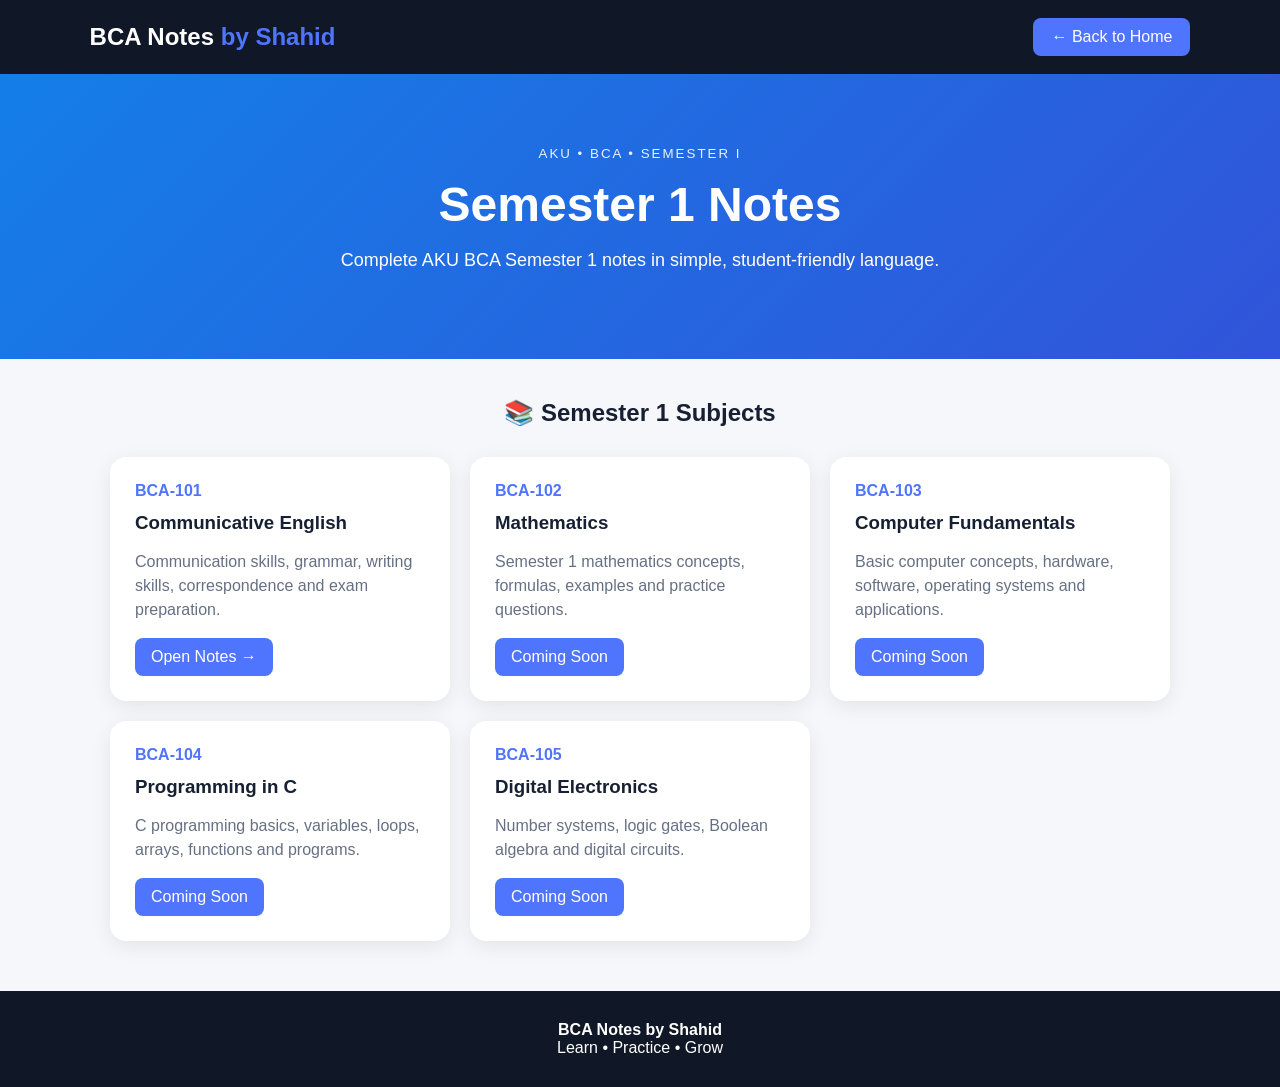
<file: semester1/index.html>
<!DOCTYPE html>
<html lang="en">
<head>
<meta charset="UTF-8">
<meta name="viewport" content="width=device-width, initial-scale=1.0">

<title>AKU BCA Semester 1 Notes</title>

<style>
*{
  box-sizing:border-box;
}

body{
  margin:0;
  font-family:Arial,sans-serif;
  background:#f5f7fb;
  color:#172033;
}

header{
  background:#101827;
  color:white;
  padding:18px 7%;
  display:flex;
  justify-content:space-between;
  align-items:center;
}

.logo{
  font-size:24px;
  font-weight:bold;
}

.logo span{
  color:#4f75ff;
}

.back{
  background:#4f75ff;
  color:white;
  text-decoration:none;
  padding:10px 18px;
  border-radius:8px;
}

.hero{
  background:linear-gradient(135deg,#147ee8,#3154d9);
  color:white;
  text-align:center;
  padding:70px 20px;
}

.hero small{
  opacity:.9;
  letter-spacing:2px;
}

.hero h1{
  font-size:48px;
  margin:15px 0 8px;
}

.hero p{
  font-size:18px;
}

.container{
  max-width:1100px;
  margin:40px auto;
  padding:0 20px;
}

.container h2{
  text-align:center;
  margin-bottom:30px;
}

.subject-grid{
  display:grid;
  grid-template-columns:repeat(3,1fr);
  gap:20px;
}

.card{
  background:white;
  padding:25px;
  border-radius:16px;
  box-shadow:0 5px 20px rgba(0,0,0,.08);
  transition:.2s;
}

.card:hover{
  transform:translateY(-5px);
}

.card .number{
  color:#4f75ff;
  font-weight:bold;
}

.card h3{
  margin:12px 0;
}

.card p{
  color:#667085;
  line-height:1.5;
}

.card a{
  display:inline-block;
  background:#4f75ff;
  color:white;
  text-decoration:none;
  padding:10px 16px;
  border-radius:8px;
}

footer{
  text-align:center;
  padding:30px;
  margin-top:50px;
  background:#101827;
  color:white;
}

@media(max-width:800px){
  .subject-grid{
    grid-template-columns:1fr 1fr;
  }
}

@media(max-width:550px){
  .subject-grid{
    grid-template-columns:1fr;
  }

  .hero h1{
    font-size:38px;
  }

  header{
    padding:15px 20px;
  }
}
</style>
</head>

<body>

<header>
  <div class="logo">
    BCA Notes <span>by Shahid</span>
  </div>

  <a class="back" href="../index.html">
    ← Back to Home
  </a>
</header>

<section class="hero">
  <small>AKU • BCA • SEMESTER I</small>

  <h1>Semester 1 Notes</h1>

  <p>
    Complete AKU BCA Semester 1 notes in simple,
    student-friendly language.
  </p>
</section>

<div class="container">

<h2>📚 Semester 1 Subjects</h2>

<div class="subject-grid">

  <div class="card">
    <div class="number">BCA-101</div>
    <h3>Communicative English</h3>
    <p>
      Communication skills, grammar, writing skills,
      correspondence and exam preparation.
    </p>

    <a href="bca-101-communicative-english.html">
      Open Notes →
    </a>
  </div>

  <div class="card">
    <div class="number">BCA-102</div>
    <h3>Mathematics</h3>
    <p>
      Semester 1 mathematics concepts, formulas,
      examples and practice questions.
    </p>

    <a href="#">
      Coming Soon
    </a>
  </div>

  <div class="card">
    <div class="number">BCA-103</div>
    <h3>Computer Fundamentals</h3>
    <p>
      Basic computer concepts, hardware, software,
      operating systems and applications.
    </p>

    <a href="#">
      Coming Soon
    </a>
  </div>

  <div class="card">
    <div class="number">BCA-104</div>
    <h3>Programming in C</h3>
    <p>
      C programming basics, variables, loops,
      arrays, functions and programs.
    </p>

    <a href="#">
      Coming Soon
    </a>
  </div>

  <div class="card">
    <div class="number">BCA-105</div>
    <h3>Digital Electronics</h3>
    <p>
      Number systems, logic gates, Boolean algebra
      and digital circuits.
    </p>

    <a href="#">
      Coming Soon
    </a>
  </div>

</div>

</div>

<footer>
  <b>BCA Notes by Shahid</b>
  <br>
  Learn • Practice • Grow
</footer>

</body>
</html>
</file>
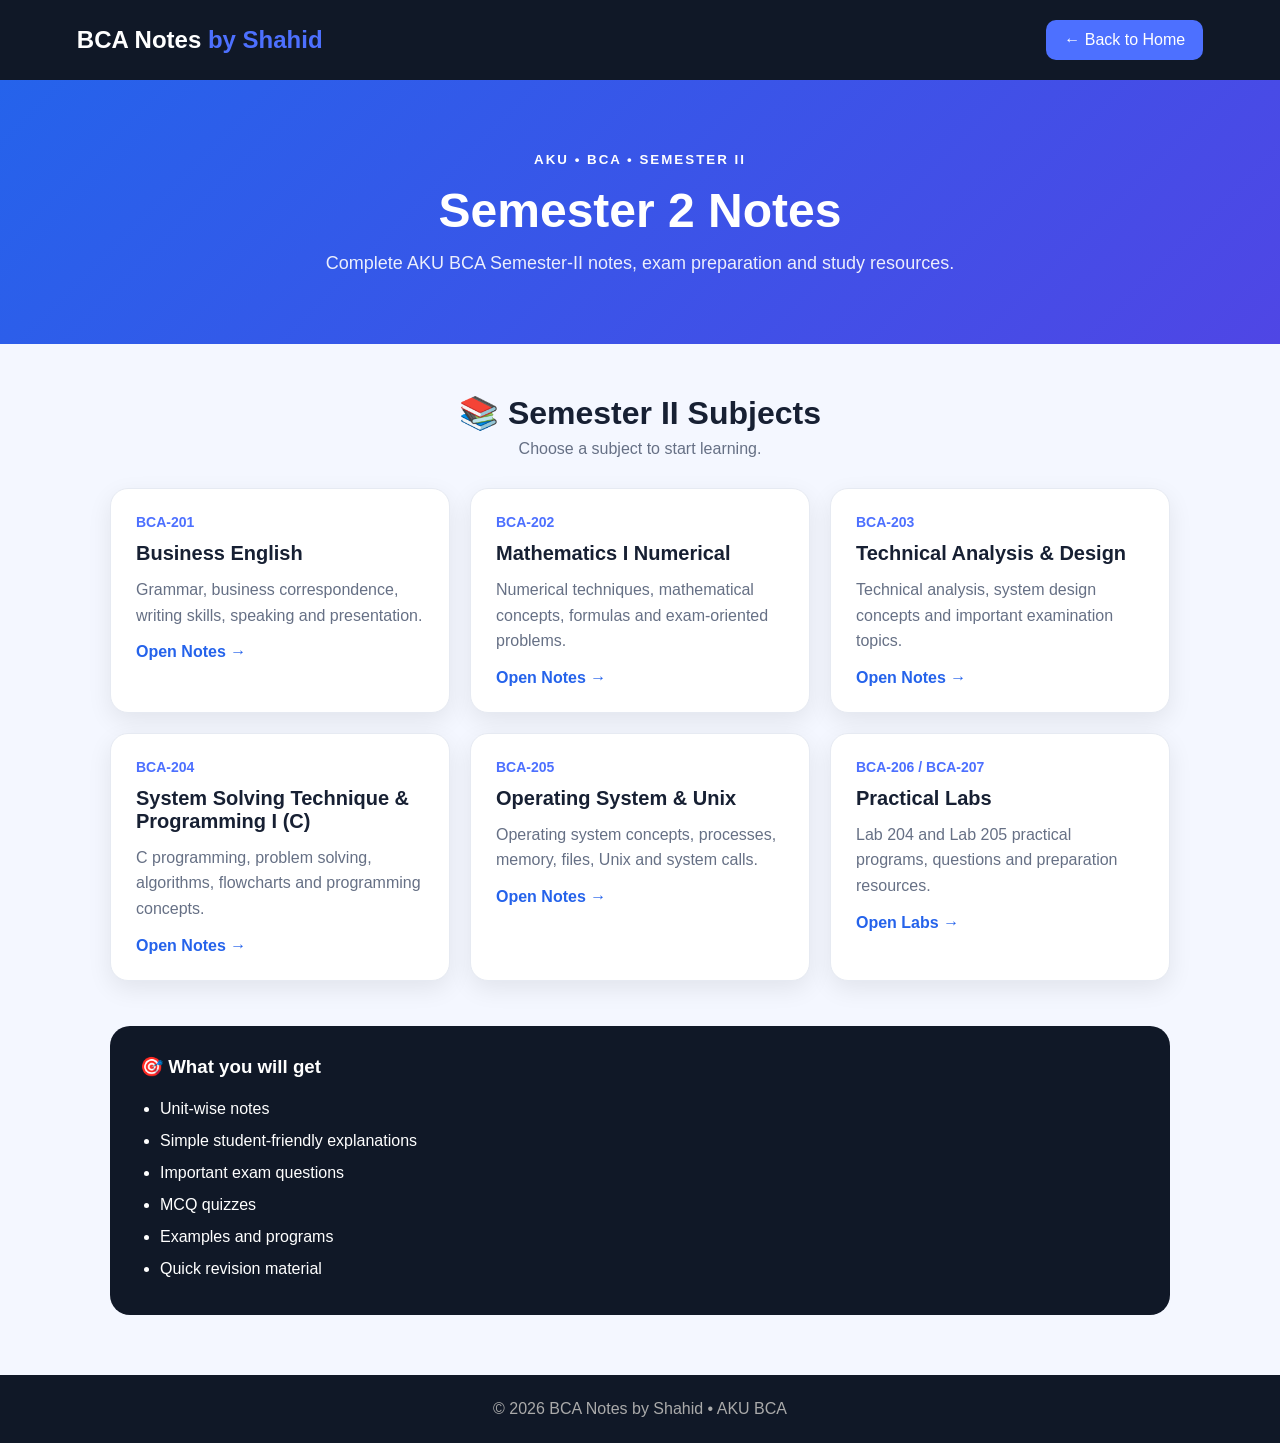
<file: semester2/index.html>
<!DOCTYPE html>
<html lang="en">
<head>
<meta charset="UTF-8">
<meta name="viewport" content="width=device-width, initial-scale=1.0">

<title>BCA Notes by Shahid - Semester 2</title>

<style>
*{
  box-sizing:border-box;
  margin:0;
  padding:0;
}

body{
  font-family:Arial,sans-serif;
  background:#f4f7ff;
  color:#172033;
}

header{
  background:#101827;
  color:white;
  padding:20px 6%;
  display:flex;
  justify-content:space-between;
  align-items:center;
}

.logo{
  font-size:24px;
  font-weight:bold;
}

.logo span{
  color:#4d70ff;
}

.back{
  background:#4d70ff;
  color:white;
  text-decoration:none;
  padding:11px 18px;
  border-radius:10px;
}

.hero{
  padding:70px 6%;
  text-align:center;
  background:linear-gradient(135deg,#2563eb,#4f46e5);
  color:white;
}

.hero small{
  letter-spacing:2px;
  font-weight:bold;
}

.hero h1{
  font-size:48px;
  margin:15px 0;
}

.hero p{
  font-size:18px;
  opacity:.9;
}

.container{
  max-width:1100px;
  margin:50px auto;
  padding:0 20px;
}

.heading{
  text-align:center;
  margin-bottom:30px;
}

.heading h2{
  font-size:32px;
  margin:8px 0;
}

.heading p{
  color:#667085;
}

.subject-grid{
  display:grid;
  grid-template-columns:repeat(auto-fit,minmax(280px,1fr));
  gap:20px;
}

.subject-card{
  background:white;
  padding:25px;
  border-radius:18px;
  text-decoration:none;
  color:#172033;
  box-shadow:0 8px 25px rgba(0,0,0,.08);
  transition:.25s;
  border:1px solid #e6eaf2;
}

.subject-card:hover{
  transform:translateY(-5px);
  box-shadow:0 15px 35px rgba(37,99,235,.18);
}

.code{
  color:#4d70ff;
  font-size:14px;
  font-weight:bold;
}

.subject-card h3{
  margin:12px 0;
  font-size:20px;
}

.subject-card p{
  color:#667085;
  line-height:1.6;
}

.open{
  display:inline-block;
  margin-top:15px;
  color:#2563eb;
  font-weight:bold;
}

.info{
  margin-top:45px;
  background:#101827;
  color:white;
  padding:30px;
  border-radius:20px;
}

.info h3{
  margin-bottom:15px;
}

.info ul{
  padding-left:20px;
  line-height:2;
}

footer{
  margin-top:60px;
  background:#101827;
  color:#aaa;
  text-align:center;
  padding:25px;
}

@media(max-width:600px){

  .hero h1{
    font-size:36px;
  }

  header{
    padding:18px 5%;
  }

  .logo{
    font-size:20px;
  }

}
</style>
</head>

<body>

<header>

<div class="logo">
BCA Notes <span>by Shahid</span>
</div>

<a class="back" href="../index.html">
← Back to Home
</a>

</header>


<section class="hero">

<small>AKU • BCA • SEMESTER II</small>

<h1>Semester 2 Notes</h1>

<p>
Complete AKU BCA Semester-II notes,
exam preparation and study resources.
</p>

</section>


<main class="container">

<div class="heading">

<h2>📚 Semester II Subjects</h2>

<p>
Choose a subject to start learning.
</p>

</div>


<div class="subject-grid">


<a class="subject-card" href="#business">

<div class="code">BCA-201</div>

<h3>Business English</h3>

<p>
Grammar, business correspondence,
writing skills, speaking and presentation.
</p>

<span class="open">Open Notes →</span>

</a>


<a class="subject-card" href="#math">

<div class="code">BCA-202</div>

<h3>Mathematics I Numerical</h3>

<p>
Numerical techniques, mathematical concepts,
formulas and exam-oriented problems.
</p>

<span class="open">Open Notes →</span>

</a>


<a class="subject-card" href="#technical">

<div class="code">BCA-203</div>

<h3>Technical Analysis & Design</h3>

<p>
Technical analysis, system design concepts
and important examination topics.
</p>

<span class="open">Open Notes →</span>

</a>


<a class="subject-card" href="#cprogramming">

<div class="code">BCA-204</div>

<h3>System Solving Technique & Programming I (C)</h3>

<p>
C programming, problem solving,
algorithms, flowcharts and programming concepts.
</p>

<span class="open">Open Notes →</span>

</a>


<a class="subject-card" href="#os">

<div class="code">BCA-205</div>

<h3>Operating System & Unix</h3>

<p>
Operating system concepts, processes,
memory, files, Unix and system calls.
</p>

<span class="open">Open Notes →</span>

</a>


<a class="subject-card" href="#lab">

<div class="code">BCA-206 / BCA-207</div>

<h3>Practical Labs</h3>

<p>
Lab 204 and Lab 205 practical programs,
questions and preparation resources.
</p>

<span class="open">Open Labs →</span>

</a>

</div>


<div class="info">

<h3>🎯 What you will get</h3>

<ul>
<li>Unit-wise notes</li>
<li>Simple student-friendly explanations</li>
<li>Important exam questions</li>
<li>MCQ quizzes</li>
<li>Examples and programs</li>
<li>Quick revision material</li>
</ul>

</div>

</main>


<footer>

<p>
© 2026 BCA Notes by Shahid • AKU BCA
</p>

</footer>

</body>
</html>
</file>
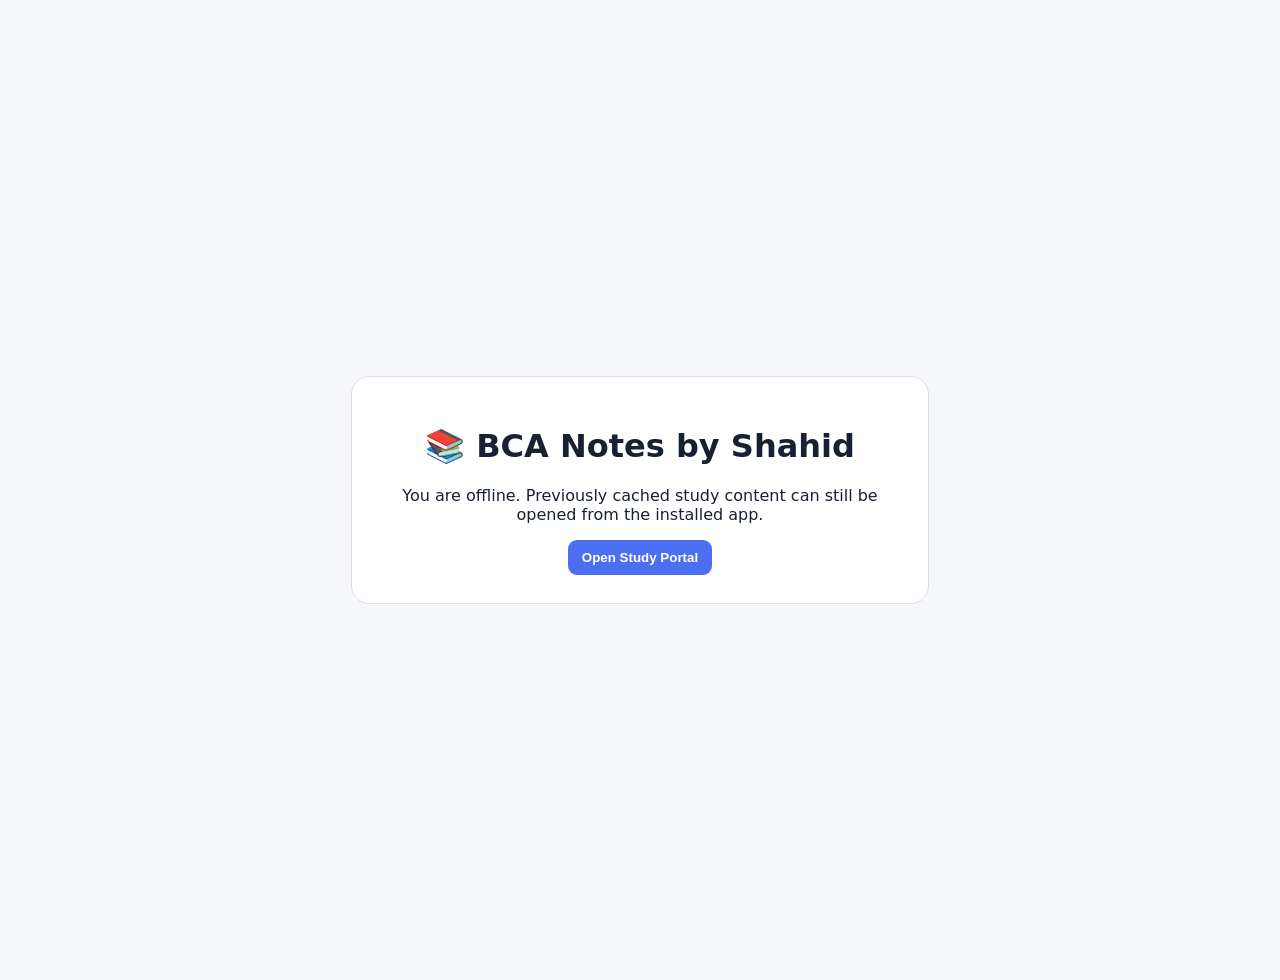
<file: offline.html>
<!doctype html><html><head><meta charset="utf-8"><meta name="viewport" content="width=device-width,initial-scale=1"><title>BCA Notes — Offline</title><style>body{font-family:system-ui,sans-serif;margin:0;padding:40px;display:grid;place-items:center;min-height:100vh;background:#f6f7fb;color:#182033}.card{max-width:520px;background:#fff;border:1px solid #ddd;border-radius:18px;padding:28px;text-align:center}button{padding:10px 14px;border:0;border-radius:9px;background:#4b6ff0;color:#fff;font-weight:700}</style></head><body><div class="card"><h1>📚 BCA Notes by Shahid</h1><p>You are offline. Previously cached study content can still be opened from the installed app.</p><button onclick="location.href='./index.html'">Open Study Portal</button></div></body></html>
</file>
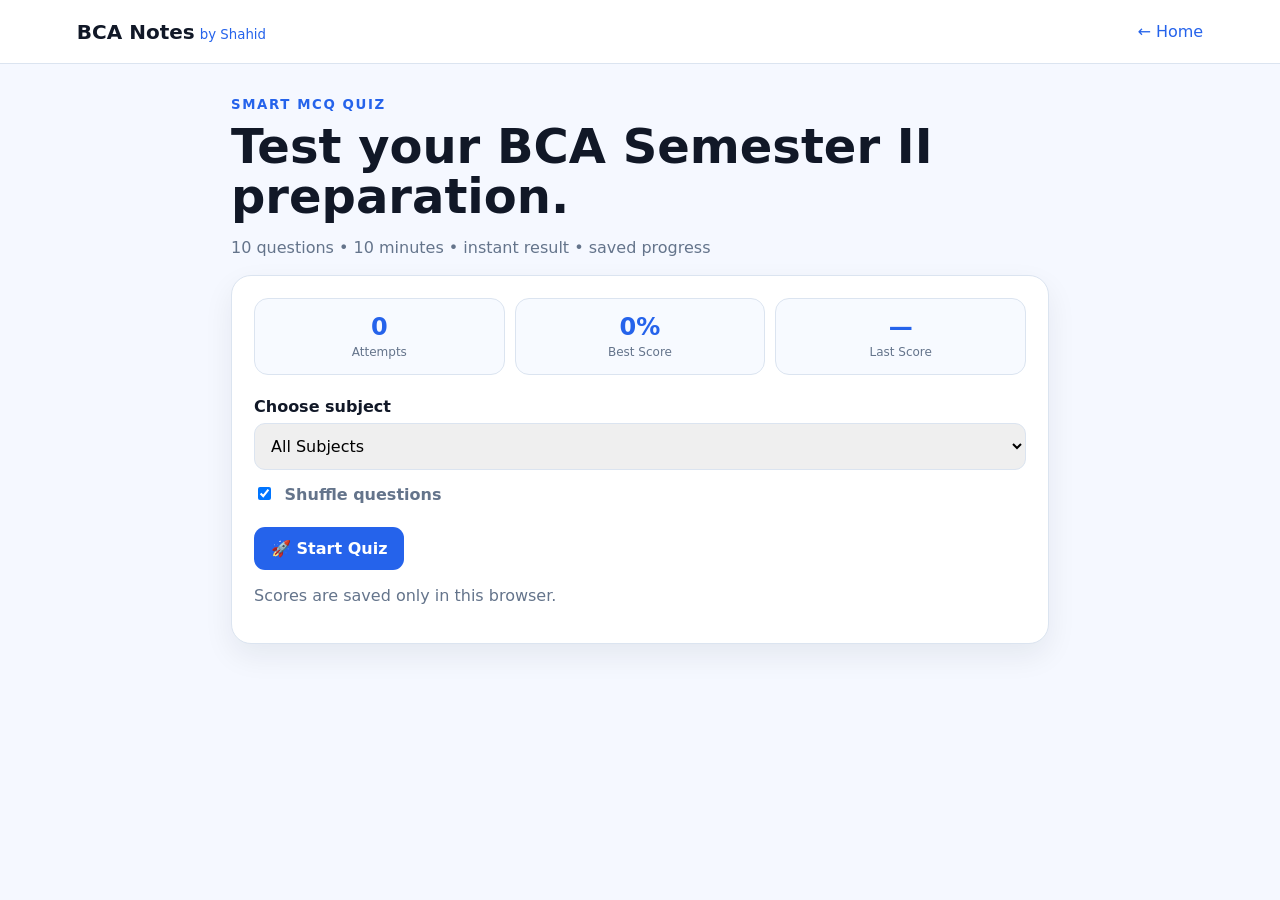
<file: quiz.html>
<!doctype html><html lang="en"><head><meta charset="utf-8"><meta name="viewport" content="width=device-width,initial-scale=1"><meta name="theme-color" content="#2563eb"><title>Smart Quiz • BCA Notes by Shahid</title><link rel="stylesheet" href="quiz.css"></head><body>
<header><a href="index.html"><b>BCA Notes</b> <small>by Shahid</small></a><a href="index.html">← Home</a></header>
<main><section class="hero"><small>SMART MCQ QUIZ</small><h1>Test your BCA Semester II preparation.</h1><p>10 questions • 10 minutes • instant result • saved progress</p></section>
<section id="start" class="card"><div class="stats"><div><b id="attempts">0</b><span>Attempts</span></div><div><b id="best">0%</b><span>Best Score</span></div><div><b id="last">—</b><span>Last Score</span></div></div>
<label>Choose subject</label><select id="subject"><option value="all">All Subjects</option><option value="os">Operating System & Unix</option><option value="c">Problem Solving & Programming in C</option><option value="sad">System Analysis & Design</option><option value="english">Business English</option><option value="math">Mathematics (Numerical Techniques)</option></select>
<label class="check"><input id="shuffle" type="checkbox" checked> Shuffle questions</label><button id="startBtn">🚀 Start Quiz</button><p class="muted">Scores are saved only in this browser.</p></section>
<section id="quiz" class="card hidden"><div class="top"><span id="count"></span><b id="timer">10:00</b></div><div class="bar"><i id="bar"></i></div><small id="sub"></small><h2 id="question"></h2><div id="options"></div><button id="next" disabled>Next →</button></section>
<section id="result" class="card hidden"><small>QUIZ COMPLETE</small><h2 id="title"></h2><div class="circle" id="score"></div><p id="summary"></p><div id="review"></div><button id="retry">🔁 Try Again</button><button class="secondary" onclick="location.href='index.html'">🏠 Home</button></section></main>
<script src="quiz.js"></script></body></html>
</file>
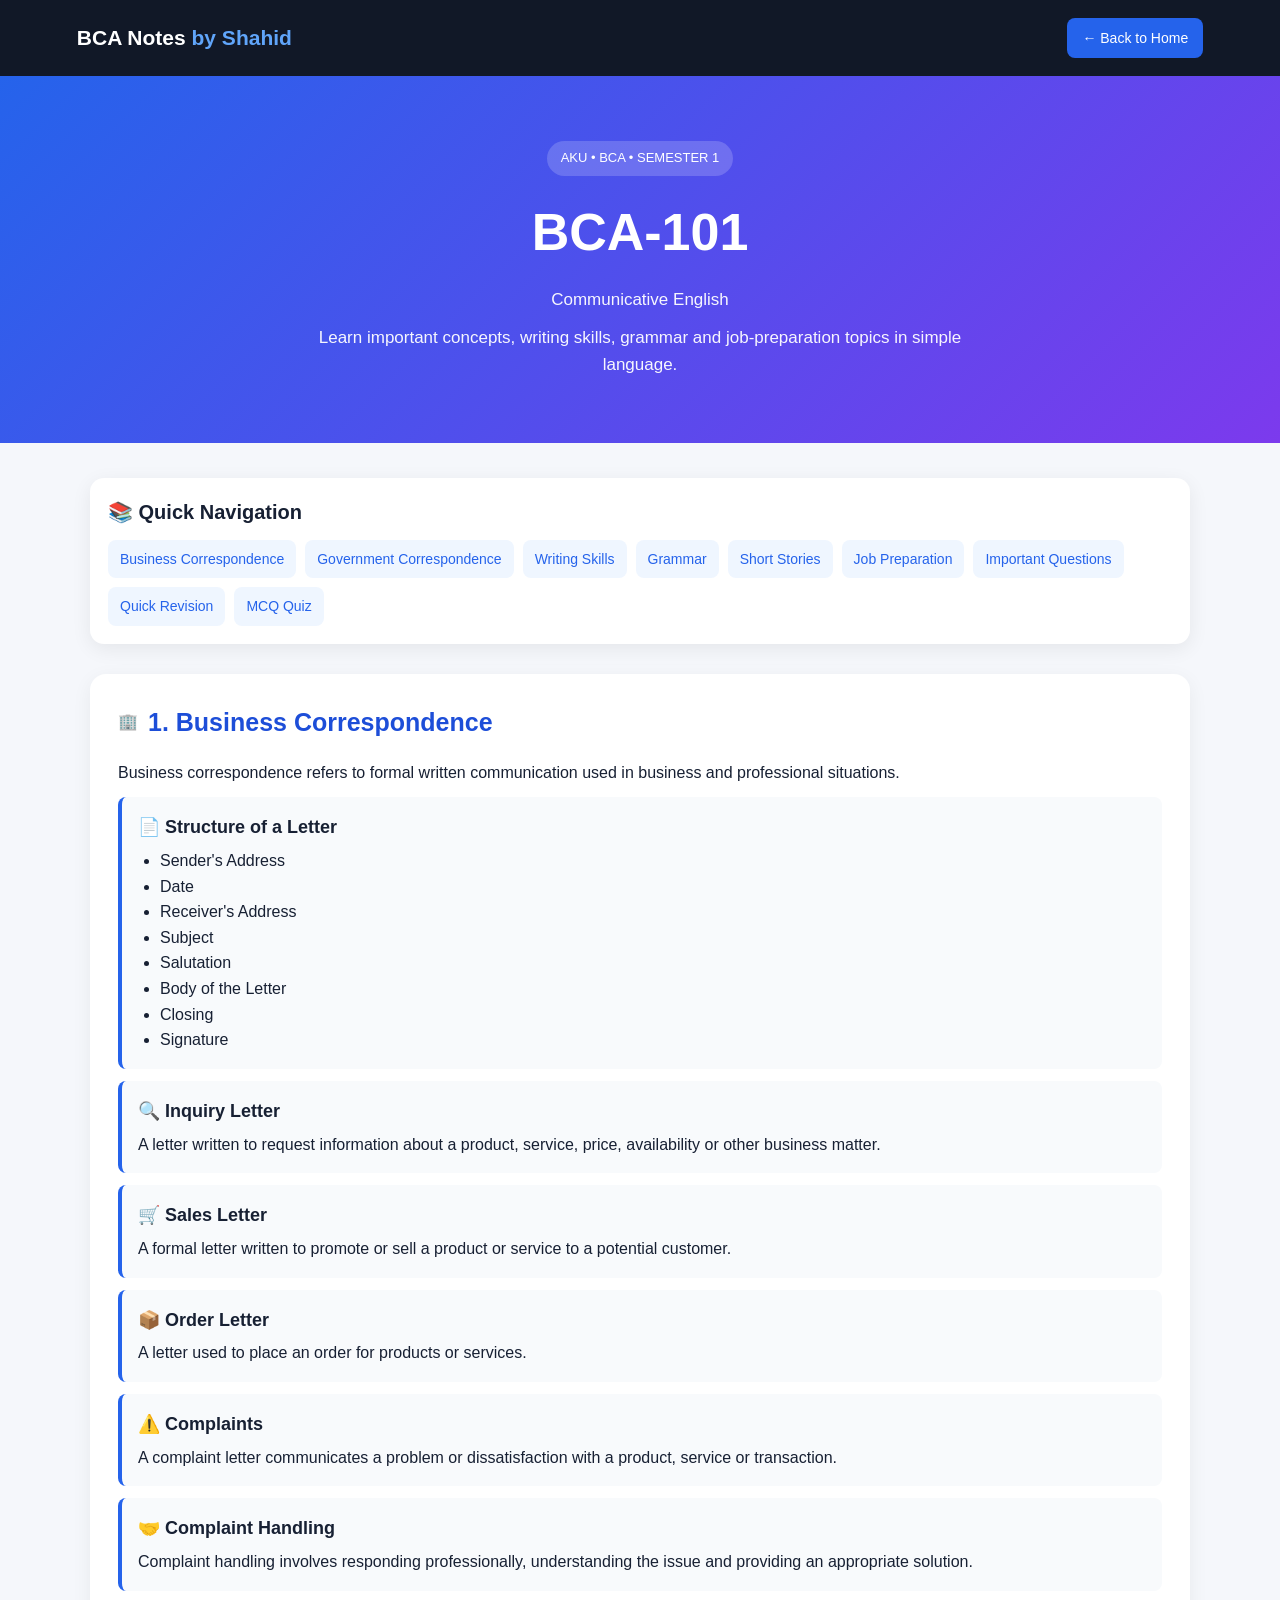
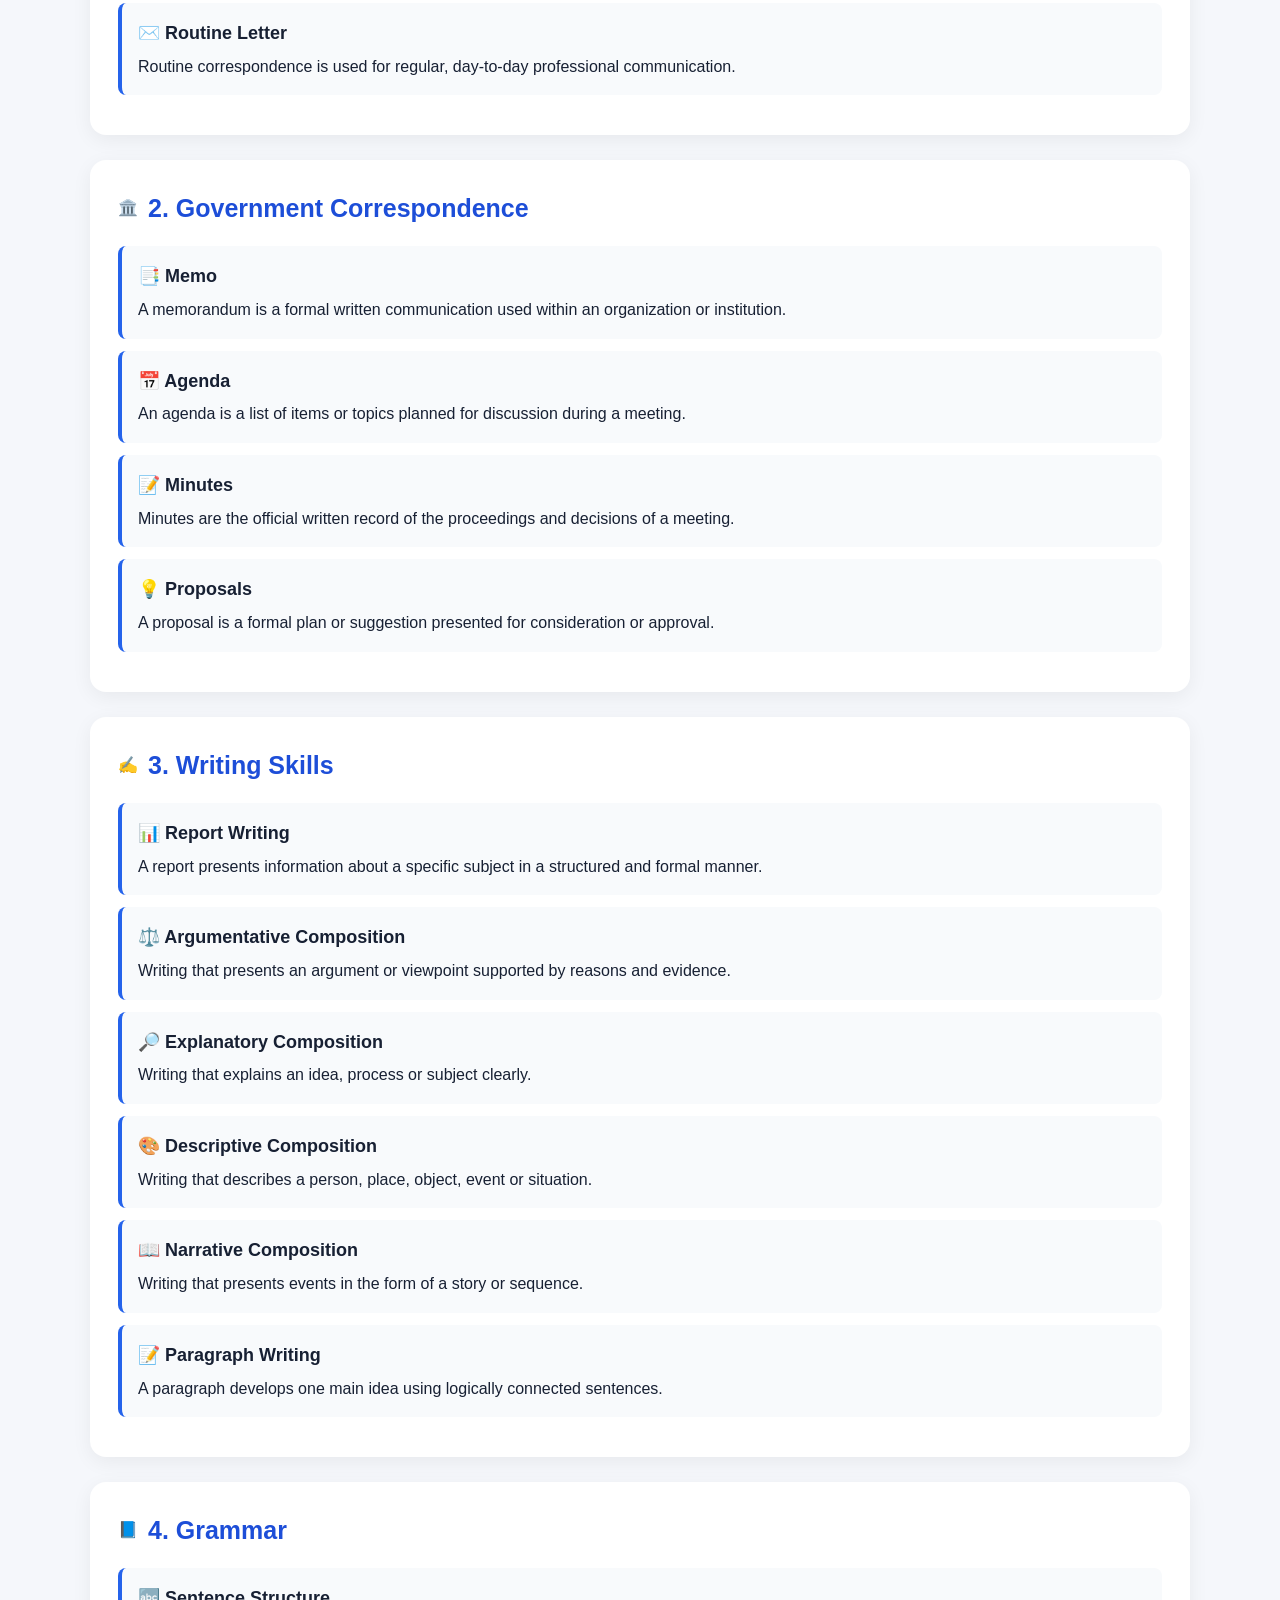
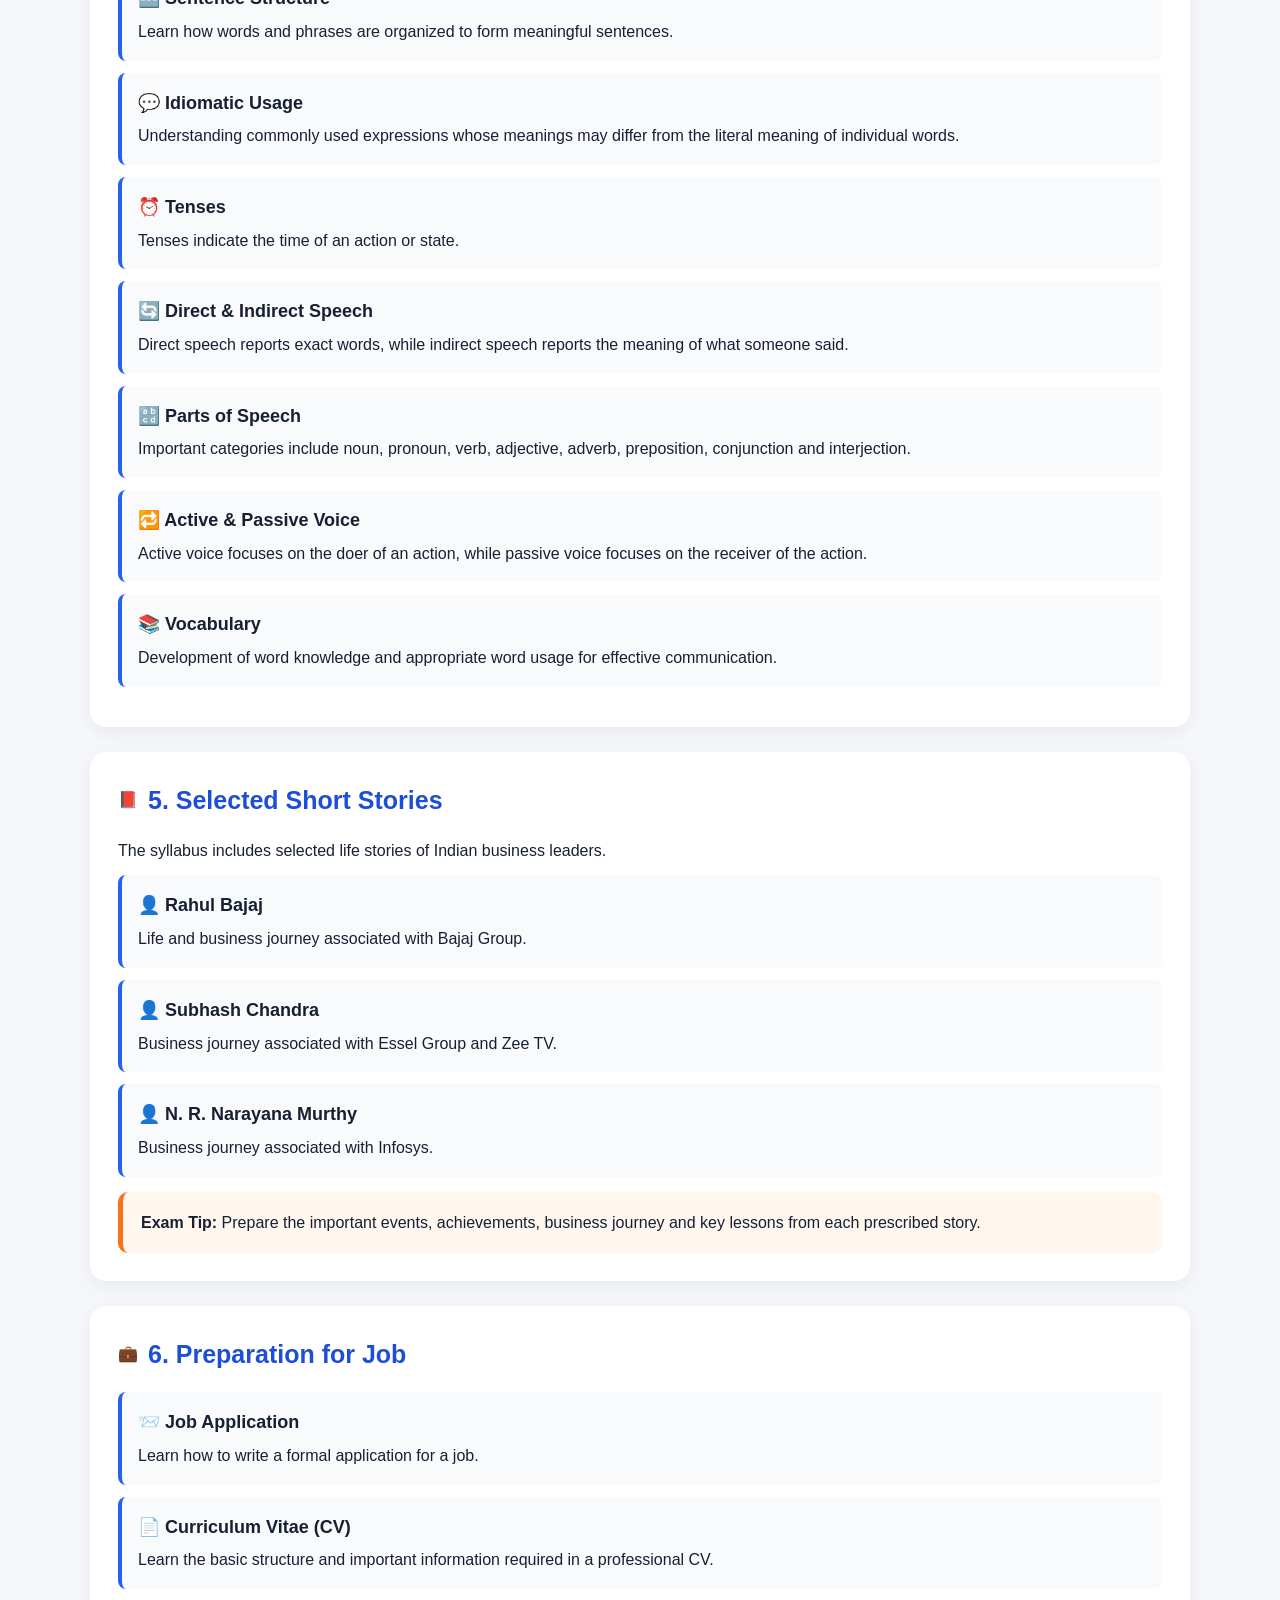
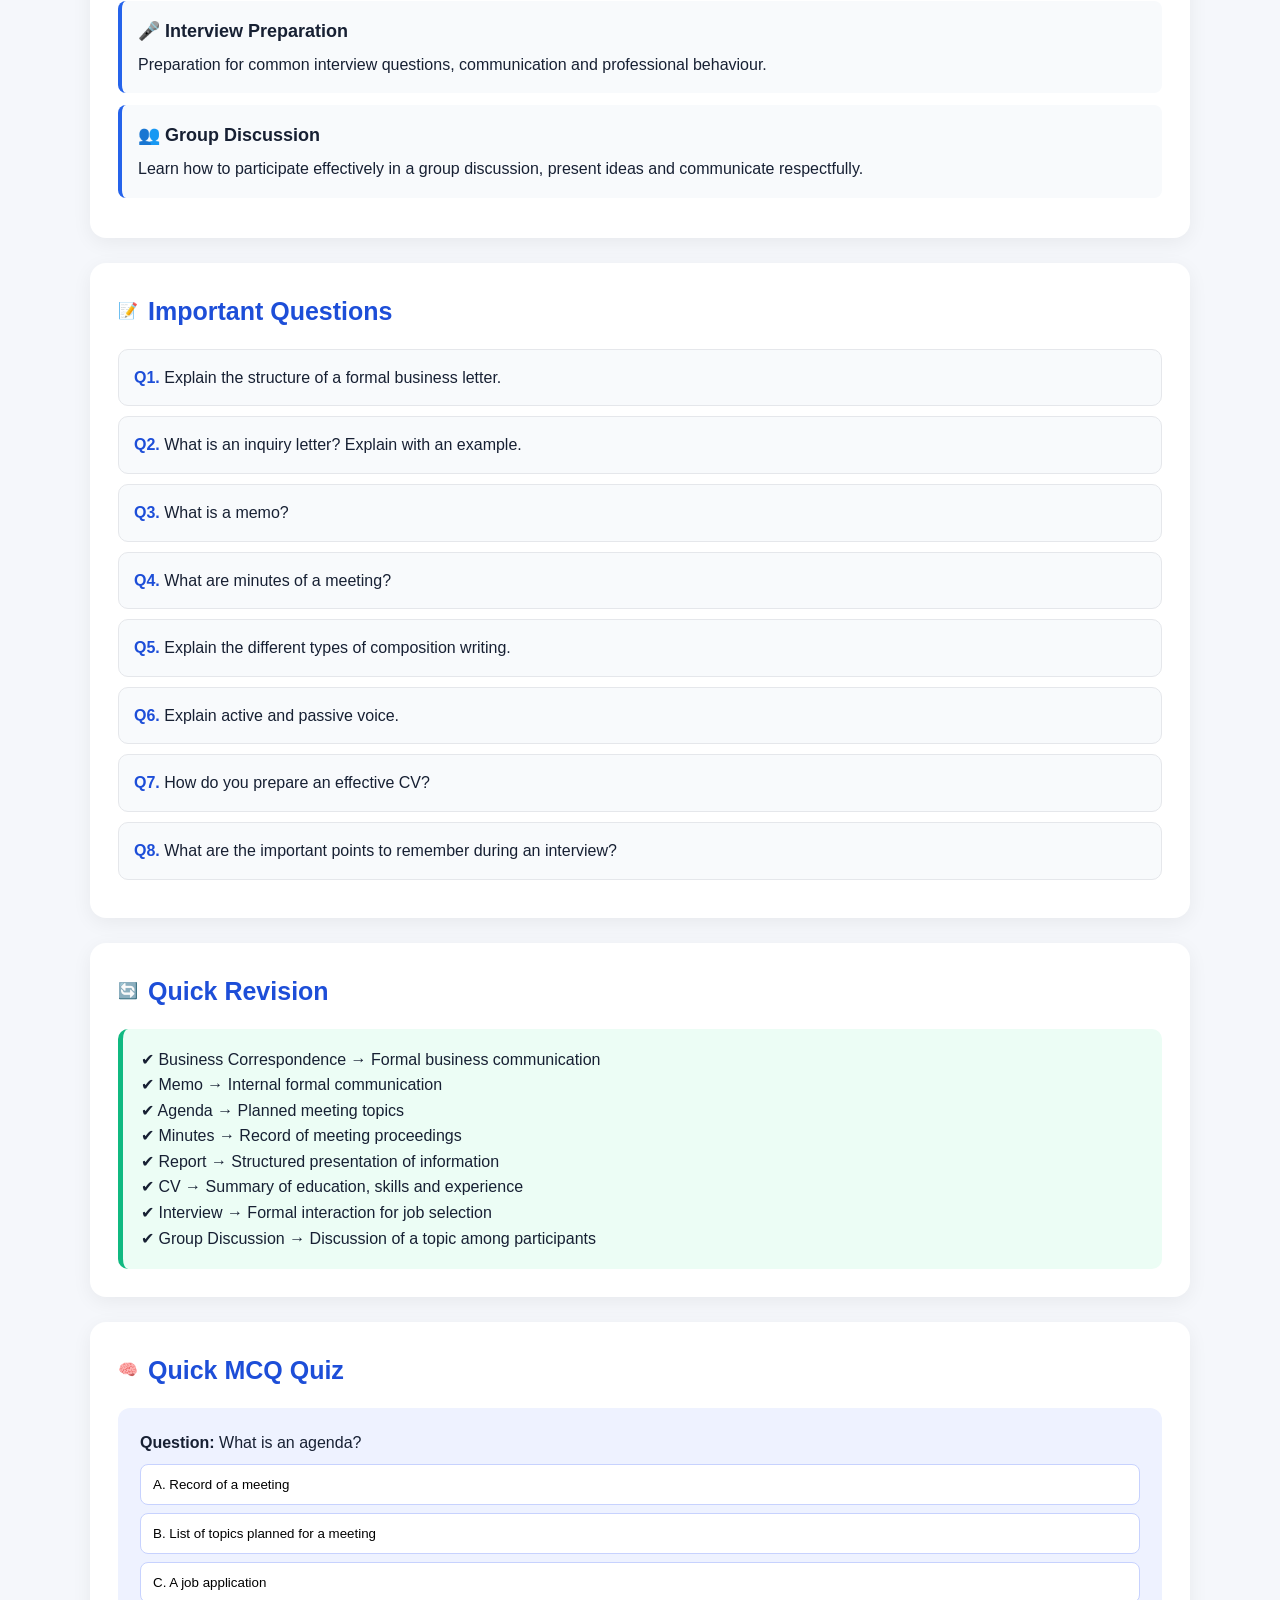
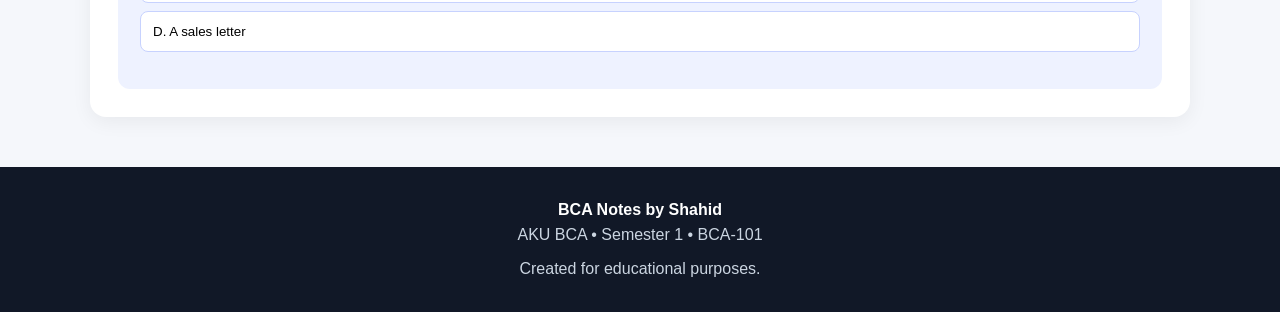
<file: semester1/bca-101-communicative-english.html>
<!DOCTYPE html>
<html lang="en">
<head>
    <meta charset="UTF-8">
    <meta name="viewport" content="width=device-width, initial-scale=1.0">

    <title>BCA-101 Communicative English | BCA Notes by Shahid</title>

    <meta name="description"
          content="BCA-101 Communicative English notes for AKU BCA students. Business Correspondence, Government Correspondence, Writing Skills, Grammar, Stories and Job Preparation.">

    <style>
        * {
            box-sizing: border-box;
            margin: 0;
            padding: 0;
        }

        body {
            font-family: Arial, sans-serif;
            background: #f5f7fb;
            color: #172033;
            line-height: 1.6;
        }

        header {
            background: #111827;
            color: white;
            padding: 18px 6%;
            position: sticky;
            top: 0;
            z-index: 1000;
        }

        .header-inner {
            max-width: 1200px;
            margin: auto;
            display: flex;
            justify-content: space-between;
            align-items: center;
            gap: 20px;
        }

        .logo {
            font-size: 21px;
            font-weight: 700;
        }

        .logo span {
            color: #60a5fa;
        }

        .back-btn {
            text-decoration: none;
            color: white;
            background: #2563eb;
            padding: 9px 15px;
            border-radius: 8px;
            font-size: 14px;
        }

        .hero {
            background: linear-gradient(135deg, #2563eb, #7c3aed);
            color: white;
            padding: 65px 20px;
            text-align: center;
        }

        .hero .badge {
            display: inline-block;
            background: rgba(255,255,255,.18);
            padding: 7px 14px;
            border-radius: 30px;
            margin-bottom: 15px;
            font-size: 13px;
        }

        .hero h1 {
            font-size: clamp(30px, 5vw, 52px);
            margin-bottom: 12px;
        }

        .hero p {
            max-width: 700px;
            margin: auto;
            font-size: 17px;
            opacity: .95;
        }

        .container {
            width: min(1100px, 92%);
            margin: 35px auto;
        }

        .quick-nav {
            background: white;
            padding: 18px;
            border-radius: 14px;
            box-shadow: 0 5px 20px rgba(0,0,0,.07);
            margin-bottom: 30px;
        }

        .quick-nav h2 {
            margin-bottom: 12px;
            font-size: 20px;
        }

        .quick-links {
            display: flex;
            flex-wrap: wrap;
            gap: 9px;
        }

        .quick-links a {
            text-decoration: none;
            color: #2563eb;
            background: #eff6ff;
            padding: 8px 12px;
            border-radius: 8px;
            font-size: 14px;
        }

        .section {
            background: white;
            margin-bottom: 25px;
            border-radius: 16px;
            padding: 28px;
            box-shadow: 0 5px 20px rgba(0,0,0,.06);
            scroll-margin-top: 90px;
        }

        .section-title {
            display: flex;
            align-items: center;
            gap: 10px;
            margin-bottom: 18px;
            color: #1d4ed8;
        }

        .section-title h2 {
            font-size: 25px;
        }

        .topic {
            background: #f8fafc;
            border-left: 4px solid #2563eb;
            padding: 16px;
            margin: 12px 0;
            border-radius: 8px;
        }

        .topic h3 {
            margin-bottom: 6px;
            font-size: 18px;
        }

        .topic ul {
            padding-left: 22px;
        }

        .exam-box {
            background: #fff7ed;
            border-left: 5px solid #f97316;
            padding: 18px;
            border-radius: 10px;
            margin-top: 15px;
        }

        .revision-box {
            background: #ecfdf5;
            border-left: 5px solid #10b981;
            padding: 18px;
            border-radius: 10px;
        }

        .question {
            background: #f8fafc;
            border: 1px solid #e5e7eb;
            padding: 15px;
            border-radius: 10px;
            margin: 10px 0;
        }

        .question strong {
            color: #1d4ed8;
        }

        .quiz-card {
            background: #eef2ff;
            padding: 22px;
            border-radius: 12px;
        }

        .quiz-option {
            display: block;
            width: 100%;
            text-align: left;
            margin: 8px 0;
            padding: 12px;
            border: 1px solid #c7d2fe;
            background: white;
            border-radius: 8px;
            cursor: pointer;
        }

        .quiz-option:hover {
            background: #e0e7ff;
        }

        #quiz-result {
            margin-top: 15px;
            font-weight: bold;
        }

        .top-btn {
            position: fixed;
            right: 20px;
            bottom: 20px;
            width: 45px;
            height: 45px;
            border: none;
            border-radius: 50%;
            background: #2563eb;
            color: white;
            cursor: pointer;
            font-size: 18px;
            display: none;
        }

        footer {
            text-align: center;
            background: #111827;
            color: #cbd5e1;
            padding: 30px 15px;
            margin-top: 50px;
        }

        footer strong {
            color: white;
        }

        @media (max-width: 700px) {
            header {
                padding: 15px;
            }

            .header-inner {
                flex-direction: column;
                align-items: stretch;
                text-align: center;
            }

            .back-btn {
                display: block;
            }

            .hero {
                padding: 45px 18px;
            }

            .hero h1 {
                font-size: 32px;
            }

            .section {
                padding: 20px 16px;
            }

            .section-title h2 {
                font-size: 21px;
            }
        }
    </style>
</head>

<body>

<header>
    <div class="header-inner">
        <div class="logo">
            BCA Notes <span>by Shahid</span>
        </div>

        <a class="back-btn" href="../index.html">
            ← Back to Home
        </a>
    </div>
</header>

<section class="hero">
    <div class="badge">AKU • BCA • SEMESTER 1</div>

    <h1>BCA-101</h1>

    <p>
        Communicative English
    </p>

    <p style="margin-top:10px;">
        Learn important concepts, writing skills, grammar
        and job-preparation topics in simple language.
    </p>
</section>

<main class="container">

    <!-- QUICK NAVIGATION -->
    <div class="quick-nav">
        <h2>📚 Quick Navigation</h2>

        <div class="quick-links">
            <a href="#business">Business Correspondence</a>
            <a href="#government">Government Correspondence</a>
            <a href="#writing">Writing Skills</a>
            <a href="#grammar">Grammar</a>
            <a href="#stories">Short Stories</a>
            <a href="#job">Job Preparation</a>
            <a href="#questions">Important Questions</a>
            <a href="#revision">Quick Revision</a>
            <a href="#quiz">MCQ Quiz</a>
        </div>
    </div>


    <!-- BUSINESS CORRESPONDENCE -->
    <section class="section" id="business">

        <div class="section-title">
            <span>🏢</span>
            <h2>1. Business Correspondence</h2>
        </div>

        <p>
            Business correspondence refers to formal written
            communication used in business and professional situations.
        </p>

        <div class="topic">
            <h3>📄 Structure of a Letter</h3>
            <ul>
                <li>Sender's Address</li>
                <li>Date</li>
                <li>Receiver's Address</li>
                <li>Subject</li>
                <li>Salutation</li>
                <li>Body of the Letter</li>
                <li>Closing</li>
                <li>Signature</li>
            </ul>
        </div>

        <div class="topic">
            <h3>🔍 Inquiry Letter</h3>
            <p>
                A letter written to request information about a product,
                service, price, availability or other business matter.
            </p>
        </div>

        <div class="topic">
            <h3>🛒 Sales Letter</h3>
            <p>
                A formal letter written to promote or sell a product
                or service to a potential customer.
            </p>
        </div>

        <div class="topic">
            <h3>📦 Order Letter</h3>
            <p>
                A letter used to place an order for products or services.
            </p>
        </div>

        <div class="topic">
            <h3>⚠️ Complaints</h3>
            <p>
                A complaint letter communicates a problem or dissatisfaction
                with a product, service or transaction.
            </p>
        </div>

        <div class="topic">
            <h3>🤝 Complaint Handling</h3>
            <p>
                Complaint handling involves responding professionally,
                understanding the issue and providing an appropriate solution.
            </p>
        </div>

        <div class="topic">
            <h3>✉️ Routine Letter</h3>
            <p>
                Routine correspondence is used for regular,
                day-to-day professional communication.
            </p>
        </div>

    </section>


    <!-- GOVERNMENT CORRESPONDENCE -->
    <section class="section" id="government">

        <div class="section-title">
            <span>🏛️</span>
            <h2>2. Government Correspondence</h2>
        </div>

        <div class="topic">
            <h3>📑 Memo</h3>
            <p>
                A memorandum is a formal written communication used
                within an organization or institution.
            </p>
        </div>

        <div class="topic">
            <h3>📅 Agenda</h3>
            <p>
                An agenda is a list of items or topics planned
                for discussion during a meeting.
            </p>
        </div>

        <div class="topic">
            <h3>📝 Minutes</h3>
            <p>
                Minutes are the official written record of the
                proceedings and decisions of a meeting.
            </p>
        </div>

        <div class="topic">
            <h3>💡 Proposals</h3>
            <p>
                A proposal is a formal plan or suggestion presented
                for consideration or approval.
            </p>
        </div>

    </section>


    <!-- WRITING SKILLS -->
    <section class="section" id="writing">

        <div class="section-title">
            <span>✍️</span>
            <h2>3. Writing Skills</h2>
        </div>

        <div class="topic">
            <h3>📊 Report Writing</h3>
            <p>
                A report presents information about a specific subject
                in a structured and formal manner.
            </p>
        </div>

        <div class="topic">
            <h3>⚖️ Argumentative Composition</h3>
            <p>
                Writing that presents an argument or viewpoint
                supported by reasons and evidence.
            </p>
        </div>

        <div class="topic">
            <h3>🔎 Explanatory Composition</h3>
            <p>
                Writing that explains an idea, process or subject clearly.
            </p>
        </div>

        <div class="topic">
            <h3>🎨 Descriptive Composition</h3>
            <p>
                Writing that describes a person, place, object,
                event or situation.
            </p>
        </div>

        <div class="topic">
            <h3>📖 Narrative Composition</h3>
            <p>
                Writing that presents events in the form of a story
                or sequence.
            </p>
        </div>

        <div class="topic">
            <h3>📝 Paragraph Writing</h3>
            <p>
                A paragraph develops one main idea using logically
                connected sentences.
            </p>
        </div>

    </section>


    <!-- GRAMMAR -->
    <section class="section" id="grammar">

        <div class="section-title">
            <span>📘</span>
            <h2>4. Grammar</h2>
        </div>

        <div class="topic">
            <h3>🔤 Sentence Structure</h3>
            <p>
                Learn how words and phrases are organized to form
                meaningful sentences.
            </p>
        </div>

        <div class="topic">
            <h3>💬 Idiomatic Usage</h3>
            <p>
                Understanding commonly used expressions whose meanings
                may differ from the literal meaning of individual words.
            </p>
        </div>

        <div class="topic">
            <h3>⏰ Tenses</h3>
            <p>
                Tenses indicate the time of an action or state.
            </p>
        </div>

        <div class="topic">
            <h3>🔄 Direct & Indirect Speech</h3>
            <p>
                Direct speech reports exact words, while indirect speech
                reports the meaning of what someone said.
            </p>
        </div>

        <div class="topic">
            <h3>🔡 Parts of Speech</h3>
            <p>
                Important categories include noun, pronoun, verb,
                adjective, adverb, preposition, conjunction and interjection.
            </p>
        </div>

        <div class="topic">
            <h3>🔁 Active & Passive Voice</h3>
            <p>
                Active voice focuses on the doer of an action,
                while passive voice focuses on the receiver of the action.
            </p>
        </div>

        <div class="topic">
            <h3>📚 Vocabulary</h3>
            <p>
                Development of word knowledge and appropriate word usage
                for effective communication.
            </p>
        </div>

    </section>


    <!-- STORIES -->
    <section class="section" id="stories">

        <div class="section-title">
            <span>📕</span>
            <h2>5. Selected Short Stories</h2>
        </div>

        <p>
            The syllabus includes selected life stories of Indian
            business leaders.
        </p>

        <div class="topic">
            <h3>👤 Rahul Bajaj</h3>
            <p>
                Life and business journey associated with Bajaj Group.
            </p>
        </div>

        <div class="topic">
            <h3>👤 Subhash Chandra</h3>
            <p>
                Business journey associated with Essel Group and Zee TV.
            </p>
        </div>

        <div class="topic">
            <h3>👤 N. R. Narayana Murthy</h3>
            <p>
                Business journey associated with Infosys.
            </p>
        </div>

        <div class="exam-box">
            <strong>Exam Tip:</strong>
            Prepare the important events, achievements,
            business journey and key lessons from each prescribed story.
        </div>

    </section>


    <!-- JOB PREPARATION -->
    <section class="section" id="job">

        <div class="section-title">
            <span>💼</span>
            <h2>6. Preparation for Job</h2>
        </div>

        <div class="topic">
            <h3>📨 Job Application</h3>
            <p>
                Learn how to write a formal application for a job.
            </p>
        </div>

        <div class="topic">
            <h3>📄 Curriculum Vitae (CV)</h3>
            <p>
                Learn the basic structure and important information
                required in a professional CV.
            </p>
        </div>

        <div class="topic">
            <h3>🎤 Interview Preparation</h3>
            <p>
                Preparation for common interview questions,
                communication and professional behaviour.
            </p>
        </div>

        <div class="topic">
            <h3>👥 Group Discussion</h3>
            <p>
                Learn how to participate effectively in a group discussion,
                present ideas and communicate respectfully.
            </p>
        </div>

    </section>


    <!-- IMPORTANT QUESTIONS -->
    <section class="section" id="questions">

        <div class="section-title">
            <span>📝</span>
            <h2>Important Questions</h2>
        </div>

        <div class="question">
            <strong>Q1.</strong>
            Explain the structure of a formal business letter.
        </div>

        <div class="question">
            <strong>Q2.</strong>
            What is an inquiry letter? Explain with an example.
        </div>

        <div class="question">
            <strong>Q3.</strong>
            What is a memo?
        </div>

        <div class="question">
            <strong>Q4.</strong>
            What are minutes of a meeting?
        </div>

        <div class="question">
            <strong>Q5.</strong>
            Explain the different types of composition writing.
        </div>

        <div class="question">
            <strong>Q6.</strong>
            Explain active and passive voice.
        </div>

        <div class="question">
            <strong>Q7.</strong>
            How do you prepare an effective CV?
        </div>

        <div class="question">
            <strong>Q8.</strong>
            What are the important points to remember during an interview?
        </div>

    </section>


    <!-- QUICK REVISION -->
    <section class="section" id="revision">

        <div class="section-title">
            <span>🔄</span>
            <h2>Quick Revision</h2>
        </div>

        <div class="revision-box">

            <p>✔ Business Correspondence → Formal business communication</p>

            <p>✔ Memo → Internal formal communication</p>

            <p>✔ Agenda → Planned meeting topics</p>

            <p>✔ Minutes → Record of meeting proceedings</p>

            <p>✔ Report → Structured presentation of information</p>

            <p>✔ CV → Summary of education, skills and experience</p>

            <p>✔ Interview → Formal interaction for job selection</p>

            <p>✔ Group Discussion → Discussion of a topic among participants</p>

        </div>

    </section>


    <!-- MCQ QUIZ -->
    <section class="section" id="quiz">

        <div class="section-title">
            <span>🧠</span>
            <h2>Quick MCQ Quiz</h2>
        </div>

        <div class="quiz-card">

            <p>
                <strong>Question:</strong>
                What is an agenda?
            </p>

            <button class="quiz-option"
                    onclick="checkAnswer(this, false)">
                A. Record of a meeting
            </button>

            <button class="quiz-option"
                    onclick="checkAnswer(this, true)">
                B. List of topics planned for a meeting
            </button>

            <button class="quiz-option"
                    onclick="checkAnswer(this, false)">
                C. A job application
            </button>

            <button class="quiz-option"
                    onclick="checkAnswer(this, false)">
                D. A sales letter
            </button>

            <div id="quiz-result"></div>

        </div>

    </section>

</main>


<footer>

    <p>
        <strong>BCA Notes by Shahid</strong>
    </p>

    <p>
        AKU BCA • Semester 1 • BCA-101
    </p>

    <p style="margin-top:8px;">
        Created for educational purposes.
    </p>

</footer>


<button class="top-btn"
        id="topBtn"
        onclick="window.scrollTo({top:0, behavior:'smooth'})">
    ↑
</button>


<script>

function checkAnswer(button, correct) {

    const result = document.getElementById("quiz-result");

    if (correct) {
        result.textContent = "✅ Correct Answer!";
        result.style.color = "green";
    } else {
        result.textContent = "❌ Incorrect. Try again!";
        result.style.color = "red";
    }
}


window.addEventListener("scroll", function () {

    const topBtn = document.getElementById("topBtn");

    if (window.scrollY > 400) {
        topBtn.style.display = "block";
    } else {
        topBtn.style.display = "none";
    }

});

</script>

</body>
</html>
</file>
<file: quiz.css>
:root{--p:#2563eb;--bg:#f5f8ff;--text:#111827;--muted:#64748b;--border:#dbe4f0}*{box-sizing:border-box}body{margin:0;background:var(--bg);color:var(--text);font:16px system-ui,Arial}header{height:64px;background:#fff;border-bottom:1px solid var(--border);display:flex;align-items:center;justify-content:space-between;padding:0 6%}header a{color:var(--p);text-decoration:none}header b{color:var(--text);font-size:20px}main{max-width:850px;margin:auto;padding:30px 16px 70px}.hero small,section>small{color:var(--p);font-weight:800;letter-spacing:.12em}.hero h1{font-size:clamp(30px,6vw,48px);line-height:1.05;margin:8px 0}.hero p,.muted{color:var(--muted)}.card{background:#fff;border:1px solid var(--border);border-radius:20px;padding:22px;margin-top:18px;box-shadow:0 12px 30px #0f172a12}.hidden{display:none}.stats{display:grid;grid-template-columns:repeat(3,1fr);gap:10px;margin-bottom:22px}.stats div{background:#f7faff;border:1px solid var(--border);border-radius:14px;padding:14px;text-align:center}.stats b{display:block;color:var(--p);font-size:24px}.stats span{color:var(--muted);font-size:12px}label{display:block;font-weight:700;margin:14px 0 7px}select{width:100%;padding:12px;border:1px solid var(--border);border-radius:11px;font:inherit}.check{color:var(--muted);font-weight:600}.check input{margin-right:8px}button{border:0;border-radius:11px;padding:12px 17px;background:var(--p);color:#fff;font:inherit;font-weight:800;cursor:pointer;margin-top:16px}button:disabled{opacity:.45}.secondary{background:#edf2f8;color:var(--text);margin-left:8px}.top{display:flex;justify-content:space-between;color:var(--muted);font-weight:800}.bar{height:7px;background:#e7edf6;border-radius:10px;margin:10px 0 20px}.bar i{display:block;height:100%;width:0;background:var(--p);border-radius:10px}#timer{color:var(--p)}#sub{background:#eef4ff;color:var(--p);padding:5px 9px;border-radius:20px;font-weight:800}#question{line-height:1.35}#options{display:grid;gap:10px}.opt{width:100%;text-align:left;background:#fff;color:var(--text);border:1px solid var(--border);margin:0}.opt.sel{border:2px solid var(--p);background:#eff6ff}.circle{width:135px;height:135px;border-radius:50%;display:grid;place-items:center;margin:18px auto;background:#eff6ff;border:10px solid #dbeafe;color:var(--p);font-size:30px;font-weight:900}.review{padding:12px;background:#f8fafc;border:1px solid var(--border);border-radius:12px;margin:8px 0}.review small{color:var(--muted)}@media(max-width:600px){.stats{grid-template-columns:1fr}.card{padding:17px}}
</file>
